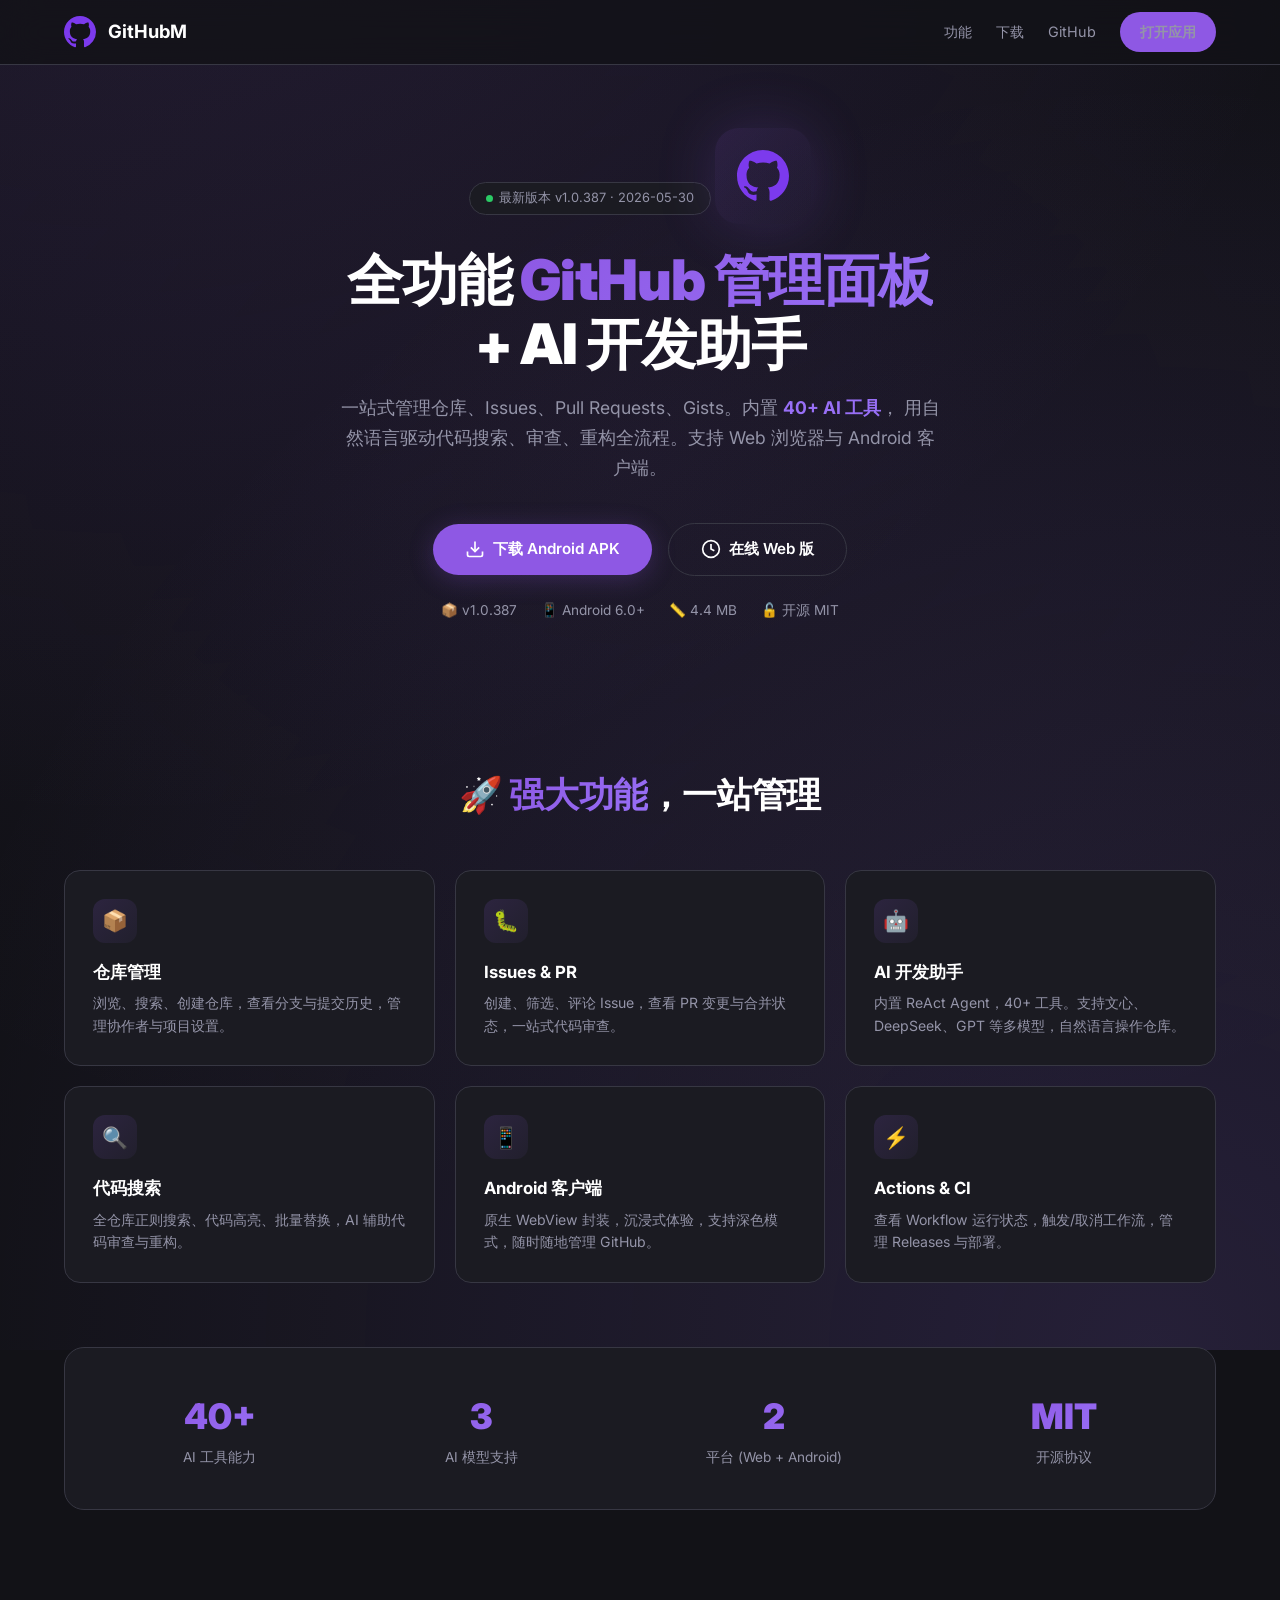
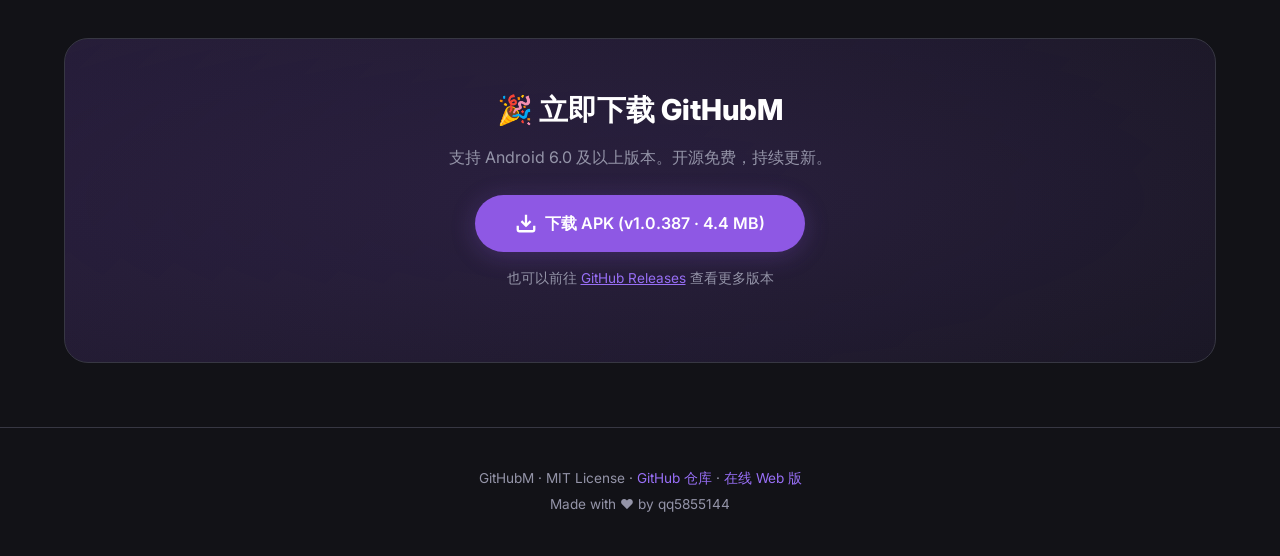
<file: public/download.html>
<!DOCTYPE html>
<html lang="zh-CN">
<head>
  <meta charset="UTF-8" />
  <meta name="viewport" content="width=device-width, initial-scale=1.0" />
  <meta name="theme-color" content="#121217" />
  <meta name="description" content="GitHubM - 全功能 GitHub 管理面板 & AI 开发助手。管理仓库、Issues、PR，内置 40+ AI 工具，支持 Web & Android。" />

  <title>GitHubM - 全功能 GitHub 管理 & AI 开发助手</title>

  <link rel="icon" type="image/svg+xml" href="./logo.svg" />
  <link rel="apple-touch-icon" href="./logo.svg" />

  <!-- Font: Inter from Google Fonts for cleaner display -->
  <link rel="preconnect" href="https://fonts.googleapis.com" />
  <link rel="preconnect" href="https://fonts.gstatic.com" crossorigin />
  <link href="https://fonts.googleapis.com/css2?family=Inter:wght@400;500;600;700;800;900&display=swap" rel="stylesheet" />

  <style>
    *,*::before,*::after{box-sizing:border-box;margin:0;padding:0}
    :root{
      --bg: hsl(240, 14%, 8%);
      --bg2: hsl(240, 12%, 12%);
      --card: hsl(240, 12%, 12%);
      --border: hsl(240, 10%, 24%);
      --text: hsl(240, 20%, 92%);
      --muted: hsl(240, 10%, 62%);
      --accent: hsl(263, 72%, 62%);
      --accent2: hsl(258, 88%, 70%);
      --gradient: linear-gradient(135deg, hsl(263, 72%, 62%), hsl(258, 88%, 70%));
      --gradient2: linear-gradient(135deg, hsla(263, 72%, 62%, 0.15), hsla(258, 88%, 70%, 0.05));
    }
    html{scroll-behavior:smooth}
    body{
      font-family:'Inter',-apple-system,BlinkMacSystemFont,'Segoe UI',sans-serif;
      background:var(--bg);
      color:var(--text);
      line-height:1.6;
      overflow-x:hidden;
      -webkit-font-smoothing:antialiased;
    }

    /* ── Background Glow ── */
    body::before{
      content:'';
      position:fixed;top:-50%;left:-50%;
      width:200%;height:200%;
      background:radial-gradient(ellipse at 30% 0%, hsla(263, 72%, 62%, 0.15) 0%, transparent 50%),
                 radial-gradient(ellipse at 70% 100%, hsla(258, 88%, 70%, 0.15) 0%, transparent 50%),
                 radial-gradient(ellipse at 50% 50%, hsla(263, 72%, 62%, 0.05) 0%, transparent 60%);
      pointer-events:none;z-index:0;
    }

    /* ── Container ── */
    .container{max-width:1200px;margin:0 auto;padding:0 1.5rem;position:relative;z-index:1}

    /* ── Nav ── */
    nav{
      position:fixed;top:0;left:0;right:0;z-index:100;
      backdrop-filter:blur(20px);-webkit-backdrop-filter:blur(20px);
      background: hsla(240, 14%, 8%, 0.8);
      border-bottom:1px solid var(--border);
    }
    nav .container{display:flex;align-items:center;justify-content:space-between;height:64px}
    .nav-brand{display:flex;align-items:center;gap:.75rem;font-weight:700;font-size:1.15rem;color:#fff;text-decoration:none}
    .nav-brand img{width:32px;height:32px}
    .nav-links{display:flex;align-items:center;gap:1.5rem}
    .nav-links a{color:var(--muted);text-decoration:none;font-size:.9rem;transition:color .2s}
    .nav-links a:hover{color:#fff}
    .nav-cta{
      background:var(--accent);color:#fff;
      padding:.5rem 1.25rem;border-radius:999px;
      font-weight:600;font-size:.85rem;text-decoration:none;
      transition:all .2s;
    }
    .nav-cta:hover{background:hsl(258, 88%, 70%);transform:scale(1.03)}

    /* ── Hero ── */
    .hero{
      padding:8rem 0 5rem;
      text-align:center;
      position:relative;z-index:1;
    }
    .hero-badge{
      display:inline-flex;align-items:center;gap:.4rem;
      background:var(--card);border:1px solid var(--border);
      border-radius:999px;padding:.35rem 1rem;
      font-size:.8rem;color:var(--muted);margin-bottom:1.5rem;
    }
    .hero-badge .dot{width:7px;height:7px;border-radius:50%;background:hsl(142, 65%, 48%);animation:pulse-dot 2s infinite}
    @keyframes pulse-dot{0%,100%{opacity:1}50%{opacity:.4}}

    .hero-icon{
      width:96px;height:96px;
      border-radius:24px;
      background:var(--gradient2);
      display:inline-flex;align-items:center;justify-content:center;
      margin-bottom:1.5rem;
      box-shadow:0 0 60px hsla(263, 72%, 62%, 0.2);
    }
    .hero-icon img{width:52px;height:52px}

    h1{
      font-size:clamp(2rem,5vw,3.5rem);
      font-weight:900;line-height:1.15;
      letter-spacing:-.02em;
      margin-bottom:1rem;
    }
    h1 .gradient{
      background:var(--gradient);
      -webkit-background-clip:text;-webkit-text-fill-color:transparent;
      background-clip:text;
    }
    h1 .white{color:#fff}

    .hero-desc{
      font-size:1.1rem;color:var(--muted);
      max-width:600px;margin:0 auto 2.5rem;
      line-height:1.7;
    }

    .hero-actions{
      display:flex;flex-wrap:wrap;gap:1rem;justify-content:center;align-items:center;
    }
    .btn{
      display:inline-flex;align-items:center;gap:.5rem;
      padding:.85rem 2rem;border-radius:999px;
      font-weight:600;font-size:.95rem;
      text-decoration:none;cursor:pointer;
      transition:all .25s;
      border:none;
    }
    .btn-primary{
      background:var(--accent);color:#fff;
      box-shadow:0 4px 24px hsla(263, 72%, 62%, 0.25);
    }
    .btn-primary:hover{background:hsl(258, 88%, 70%);transform:translateY(-2px);box-shadow:0 8px 32px hsla(263, 72%, 62%, 0.4)}
    .btn-outline{
      background:transparent;color:#fff;
      border:1px solid var(--border);
    }
    .btn-outline:hover{background:var(--card);border-color:var(--accent)}
    .btn svg{width:20px;height:20px;flex-shrink:0}

    .hero-meta{
      margin-top:1.5rem;
      font-size:.85rem;color:var(--muted);
      display:flex;gap:1.5rem;justify-content:center;flex-wrap:wrap;
    }
    .hero-meta span{display:flex;align-items:center;gap:.3rem}

    /* ── Features ── */
    .section{padding:4rem 0}
    .section-title{
      text-align:center;margin-bottom:3rem;
      font-size:clamp(1.5rem,3vw,2.2rem);
      font-weight:800;color:#fff;
      letter-spacing:-.01em;
    }
    .section-title .gradient{
      background:var(--gradient);
      -webkit-background-clip:text;-webkit-text-fill-color:transparent;
      background-clip:text;
    }

    .features-grid{
      display:grid;
      grid-template-columns:repeat(auto-fit,minmax(280px,1fr));
      gap:1.25rem;
    }
    .feature-card{
      background:var(--card);
      border:1px solid var(--border);
      border-radius:16px;
      padding:1.75rem;
      transition:all .3s;
      position:relative;
      overflow:hidden;
    }
    .feature-card:hover{
      border-color:var(--accent);
      transform:translateY(-3px);
      box-shadow:0 12px 40px #00000030;
    }
    .feature-card::before{
      content:'';
      position:absolute;top:0;left:0;right:0;
      height:2px;
      background:var(--gradient);
      opacity:0;transition:opacity .3s;
    }
    .feature-card:hover::before{opacity:1}
    .feature-icon{
      width:44px;height:44px;
      border-radius:12px;
      background:var(--gradient2);
      display:flex;align-items:center;justify-content:center;
      margin-bottom:1rem;
      font-size:1.3rem;
    }
    .feature-card h3{font-size:1.05rem;font-weight:700;color:#fff;margin-bottom:.4rem}
    .feature-card p{font-size:.88rem;color:var(--muted);line-height:1.6}

    /* ── Stats ── */
    .stats{
      background:var(--card);
      border:1px solid var(--border);
      border-radius:20px;
      padding:2.5rem;
      display:flex;flex-wrap:wrap;
      justify-content:space-around;
      gap:2rem;
      text-align:center;
    }
    .stat-value{
      font-size:2.2rem;font-weight:900;
      background:var(--gradient);
      -webkit-background-clip:text;-webkit-text-fill-color:transparent;
      background-clip:text;
    }
    .stat-label{font-size:.85rem;color:var(--muted);margin-top:.2rem}

    /* ── CTA Banner ── */
    .cta{
      background:var(--gradient2);
      border:1px solid var(--border);
      border-radius:24px;
      padding:3rem 2rem;
      text-align:center;
      position:relative;
      overflow:hidden;
    }
    .cta::before{
      content:'';
      position:absolute;top:-50%;left:-50%;
      width:200%;height:200%;
      background:radial-gradient(ellipse at center, hsla(263, 72%, 62%, 0.1) 0%, transparent 60%);
    }
    .cta>*{position:relative;z-index:1}
    .cta h2{font-size:1.8rem;font-weight:800;color:#fff;margin-bottom:.75rem}
    .cta p{color:var(--muted);margin-bottom:1.5rem;max-width:500px;margin-left:auto;margin-right:auto}

    /* ── Footer ── */
    footer{
      padding:2.5rem 0;
      border-top:1px solid var(--border);
      text-align:center;
    }
    footer p{color:var(--muted);font-size:.85rem}
    footer a{color:var(--accent2);text-decoration:none}
    footer a:hover{text-decoration:underline}

    /* ── Responsive ── */
    @media(max-width:768px){
      .hero{padding:6rem 0 3rem}
      .nav-links .hide-mobile{display:none}
      .stats{padding:1.5rem;gap:1rem}
      .stat-value{font-size:1.8rem}
      .cta{padding:2rem 1.25rem}
    }

    /* ── Simple Animations ── */
    @keyframes fadeInUp{
      from{opacity:0;transform:translateY(30px)}
      to{opacity:1;transform:translateY(0)}
    }
    .animate-in{animation:fadeInUp .6s ease forwards}
    .delay-1{animation-delay:.1s}
    .delay-2{animation-delay:.2s}
    .delay-3{animation-delay:.3s}
  </style>
</head>
<body>

  <!-- Nav -->
  <nav>
    <div class="container">
      <a href="./" class="nav-brand">
        <img src="./logo.svg" alt="GitHubM" onerror="this.style.display='none'" />
        GitHubM
      </a>
      <div class="nav-links">
        <a href="#features" class="hide-mobile">功能</a>
        <a href="#download" class="hide-mobile">下载</a>
        <a href="https://github.com/qq5855144/GitHubM" class="hide-mobile">GitHub</a>
        <a href="./" class="nav-cta">打开应用</a>
      </div>
    </div>
  </nav>

  <!-- Hero -->
  <section class="hero">
    <div class="container">
      <div class="hero-badge">
        <span class="dot"></span> 最新版本 v1.0.387 · 2026-05-30
      </div>

      <div class="hero-icon">
        <img src="./logo.svg" alt="GitHubM" onerror="this.innerHTML='<svg width=52 height=52 viewBox=\'0 0 24 24\' fill=none stroke=%239B77F9 stroke-width=1.5><path d=\'M12 2C6.477 2 2 6.477 2 12c0 4.42 2.865 8.17 6.839 9.49.5.092.682-.217.682-.482 0-.237-.009-.866-.013-1.7-2.782.604-3.369-1.34-3.369-1.34-.454-1.156-1.11-1.463-1.11-1.463-.908-.62.069-.608.069-.608 1.003.07 1.531 1.03 1.531 1.03.892 1.529 2.341 1.087 2.91.832.092-.647.35-1.088.636-1.338-2.22-.253-4.555-1.11-4.555-4.943 0-1.091.39-1.984 1.029-2.683-.103-.253-.446-1.27.098-2.647 0 0 .84-.269 2.75 1.025A9.578 9.578 0 0112 6.836c.85.004 1.705.115 2.504.337 1.909-1.294 2.747-1.025 2.747-1.025.546 1.377.203 2.394.1 2.647.64.699 1.028 1.592 1.028 2.683 0 3.842-2.339 4.687-4.566 4.935.359.309.678.919.678 1.852 0 1.336-.012 2.415-.012 2.743 0 .267.18.578.688.48C19.138 20.167 22 16.418 22 12c0-5.523-4.477-10-10-10z\'/></svg>'" />
      </div>

      <h1>
        <span class="white">全功能 </span>
        <span class="gradient">GitHub 管理面板</span>
        <br />
        <span class="white">+ AI 开发助手</span>
      </h1>

      <p class="hero-desc">
        一站式管理仓库、Issues、Pull Requests、Gists。内置 <strong style="color:var(--accent2)">40+ AI 工具</strong>，
        用自然语言驱动代码搜索、审查、重构全流程。支持 Web 浏览器与 Android 客户端。
      </p>

      <div class="hero-actions">
        <a href="https://github.com/qq5855144/GitHubM/releases/download/v1.0.387/github-manager-v1.0.387.apk" class="btn btn-primary" id="downloadBtn">
          <svg viewBox="0 0 24 24" fill="none" stroke="currentColor" stroke-width="2"><path d="M21 15v4a2 2 0 01-2 2H5a2 2 0 01-2-2v-4"/><polyline points="7 10 12 15 17 10"/><line x1="12" y1="15" x2="12" y2="3"/></svg>
          下载 Android APK
        </a>
        <a href="./" class="btn btn-outline">
          <svg viewBox="0 0 24 24" fill="none" stroke="currentColor" stroke-width="2"><circle cx="12" cy="12" r="10"/><polyline points="12 6 12 12 16 14"/></svg>
          在线 Web 版
        </a>
      </div>

      <div class="hero-meta">
        <span>📦 v1.0.387</span>
        <span>📱 Android 6.0+</span>
        <span>📏 4.4 MB</span>
        <span>🔓 开源 MIT</span>
      </div>
    </div>
  </section>

  <!-- Features -->
  <section class="section" id="features">
    <div class="container">
      <h2 class="section-title">
        🚀 <span class="gradient">强大功能</span>，一站管理
      </h2>
      <div class="features-grid">
        <div class="feature-card">
          <div class="feature-icon">📦</div>
          <h3>仓库管理</h3>
          <p>浏览、搜索、创建仓库，查看分支与提交历史，管理协作者与项目设置。</p>
        </div>
        <div class="feature-card">
          <div class="feature-icon">🐛</div>
          <h3>Issues & PR</h3>
          <p>创建、筛选、评论 Issue，查看 PR 变更与合并状态，一站式代码审查。</p>
        </div>
        <div class="feature-card">
          <div class="feature-icon">🤖</div>
          <h3>AI 开发助手</h3>
          <p>内置 ReAct Agent，40+ 工具。支持文心、DeepSeek、GPT 等多模型，自然语言操作仓库。</p>
        </div>
        <div class="feature-card">
          <div class="feature-icon">🔍</div>
          <h3>代码搜索</h3>
          <p>全仓库正则搜索、代码高亮、批量替换，AI 辅助代码审查与重构。</p>
        </div>
        <div class="feature-card">
          <div class="feature-icon">📱</div>
          <h3>Android 客户端</h3>
          <p>原生 WebView 封装，沉浸式体验，支持深色模式，随时随地管理 GitHub。</p>
        </div>
        <div class="feature-card">
          <div class="feature-icon">⚡</div>
          <h3>Actions & CI</h3>
          <p>查看 Workflow 运行状态，触发/取消工作流，管理 Releases 与部署。</p>
        </div>
      </div>
    </div>
  </section>

  <!-- Stats -->
  <section class="section" style="padding-top:0">
    <div class="container">
      <div class="stats">
        <div><div class="stat-value">40+</div><div class="stat-label">AI 工具能力</div></div>
        <div><div class="stat-value">3</div><div class="stat-label">AI 模型支持</div></div>
        <div><div class="stat-value">2</div><div class="stat-label">平台 (Web + Android)</div></div>
        <div><div class="stat-value">MIT</div><div class="stat-label">开源协议</div></div>
      </div>
    </div>
  </section>

  <!-- CTA -->
  <section class="section" id="download">
    <div class="container">
      <div class="cta">
        <h2>🎉 立即下载 GitHubM</h2>
        <p>支持 Android 6.0 及以上版本。开源免费，持续更新。</p>
        <a href="https://github.com/qq5855144/GitHubM/releases/download/v1.0.387/github-manager-v1.0.387.apk" class="btn btn-primary" style="font-size:1rem;padding:1rem 2.5rem">
          <svg viewBox="0 0 24 24" fill="none" stroke="currentColor" stroke-width="2.5" style="width:22px;height:22px"><path d="M21 15v4a2 2 0 01-2 2H5a2 2 0 01-2-2v-4"/><polyline points="7 10 12 15 17 10"/><line x1="12" y1="15" x2="12" y2="3"/></svg>
          下载 APK (v1.0.387 · 4.4 MB)
        </a>
        <p style="margin-top:1rem;font-size:.85rem;color:var(--muted)">
          也可以前往 <a href="https://github.com/qq5855144/GitHubM/releases" style="color:var(--accent2)">GitHub Releases</a> 查看更多版本
        </p>
      </div>
    </div>
  </section>

  <!-- Footer -->
  <footer>
    <div class="container">
      <p>
        GitHubM · MIT License ·
        <a href="https://github.com/qq5855144/GitHubM">GitHub 仓库</a> ·
        <a href="./">在线 Web 版</a>
      </p>
      <p style="margin-top:.3rem">Made with ❤️ by qq5855144</p>
    </div>
  </footer>

  <!-- Simple Analytics: download link tracking -->
  <script>
    // 检测是否在 Android WebView 中
    const ua = navigator.userAgent.toLowerCase();
    const isAndroid = /android/.test(ua);

    // 如果在 Android 上且不在 WebView 中，突出下载按钮
    if (isAndroid && !/wv/.test(ua)) {
      const btn = document.getElementById('downloadBtn');
      if (btn) {
        btn.style.animation = 'fadeInUp .6s ease forwards, pulse 2s infinite';
      }
    }
  </script>

</body>
</html>
</file>
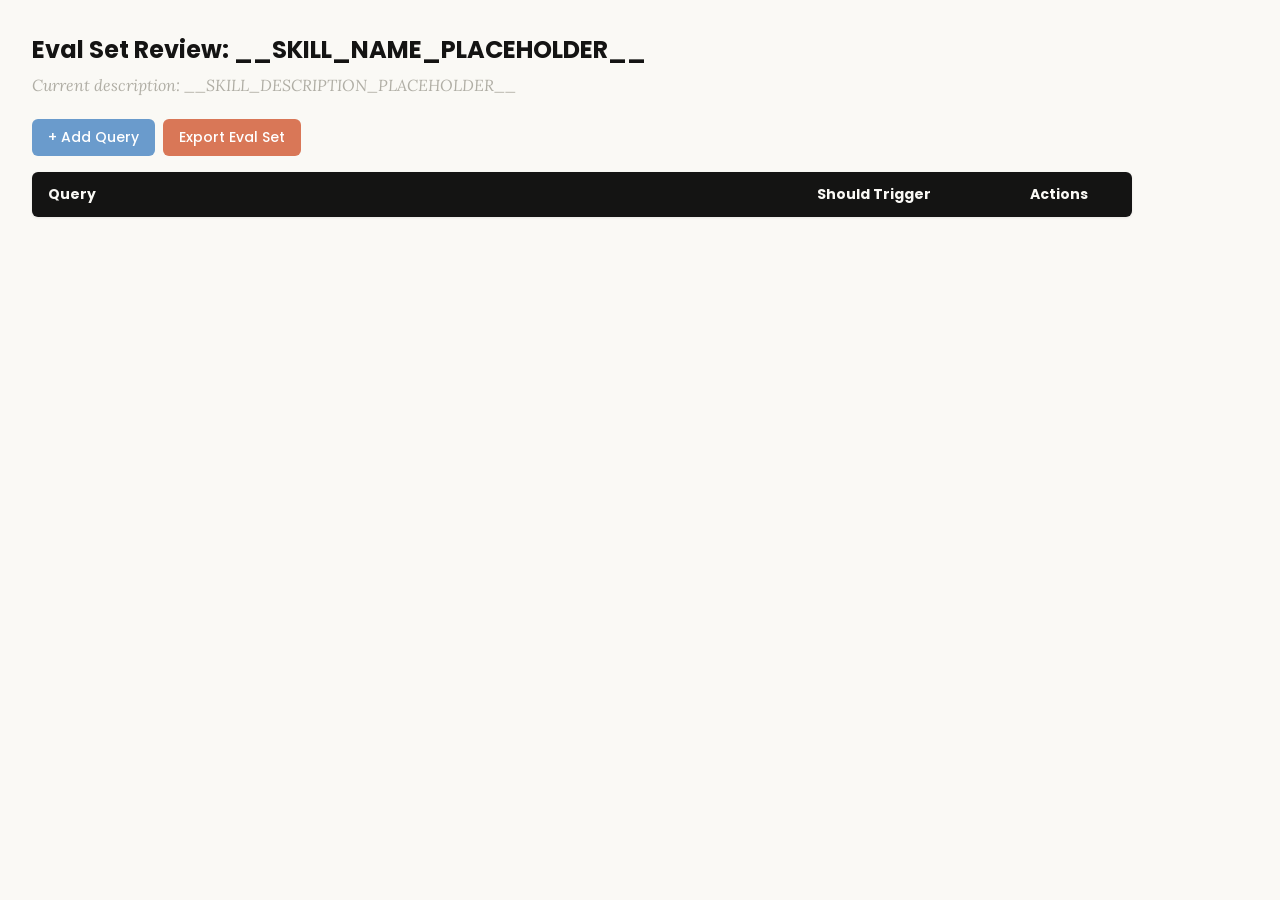
<file: .skills/skill-creator/assets/eval_review.html>
<!DOCTYPE html>
<html lang="en">
<head>
  <meta charset="UTF-8">
  <meta name="viewport" content="width=device-width, initial-scale=1.0">
  <title>Eval Set Review - __SKILL_NAME_PLACEHOLDER__</title>
  <link rel="preconnect" href="https://fonts.googleapis.com">
  <link rel="preconnect" href="https://fonts.gstatic.com" crossorigin>
  <link href="https://fonts.googleapis.com/css2?family=Poppins:wght@500;600&family=Lora:wght@400;500&display=swap" rel="stylesheet">
  <style>
    * { box-sizing: border-box; margin: 0; padding: 0; }
    body { font-family: 'Lora', Georgia, serif; background: #faf9f5; padding: 2rem; color: #141413; }
    h1 { font-family: 'Poppins', sans-serif; margin-bottom: 0.5rem; font-size: 1.5rem; }
    .description { color: #b0aea5; margin-bottom: 1.5rem; font-style: italic; max-width: 900px; }
    .controls { margin-bottom: 1rem; display: flex; gap: 0.5rem; }
    .btn { font-family: 'Poppins', sans-serif; padding: 0.5rem 1rem; border: none; border-radius: 6px; cursor: pointer; font-size: 0.875rem; font-weight: 500; }
    .btn-add { background: #6a9bcc; color: white; }
    .btn-add:hover { background: #5889b8; }
    .btn-export { background: #d97757; color: white; }
    .btn-export:hover { background: #c4613f; }
    table { width: 100%; max-width: 1100px; border-collapse: collapse; background: white; border-radius: 6px; overflow: hidden; box-shadow: 0 1px 3px rgba(0,0,0,0.08); }
    th { font-family: 'Poppins', sans-serif; background: #141413; color: #faf9f5; padding: 0.75rem 1rem; text-align: left; font-size: 0.875rem; }
    td { padding: 0.75rem 1rem; border-bottom: 1px solid #e8e6dc; vertical-align: top; }
    tr:nth-child(even) td { background: #faf9f5; }
    tr:hover td { background: #f3f1ea; }
    .section-header td { background: #e8e6dc; font-family: 'Poppins', sans-serif; font-weight: 500; font-size: 0.8rem; color: #141413; text-transform: uppercase; letter-spacing: 0.05em; }
    .query-input { width: 100%; padding: 0.4rem; border: 1px solid #e8e6dc; border-radius: 4px; font-size: 0.875rem; font-family: 'Lora', Georgia, serif; resize: vertical; min-height: 60px; }
    .query-input:focus { outline: none; border-color: #d97757; box-shadow: 0 0 0 2px rgba(217,119,87,0.15); }
    .toggle { position: relative; display: inline-block; width: 44px; height: 24px; }
    .toggle input { opacity: 0; width: 0; height: 0; }
    .toggle .slider { position: absolute; inset: 0; background: #b0aea5; border-radius: 24px; cursor: pointer; transition: 0.2s; }
    .toggle .slider::before { content: ""; position: absolute; width: 18px; height: 18px; left: 3px; bottom: 3px; background: white; border-radius: 50%; transition: 0.2s; }
    .toggle input:checked + .slider { background: #d97757; }
    .toggle input:checked + .slider::before { transform: translateX(20px); }
    .btn-delete { background: #c44; color: white; padding: 0.3rem 0.6rem; border: none; border-radius: 4px; cursor: pointer; font-size: 0.75rem; font-family: 'Poppins', sans-serif; }
    .btn-delete:hover { background: #a33; }
    .summary { margin-top: 1rem; color: #b0aea5; font-size: 0.875rem; }
  </style>
</head>
<body>
  <h1>Eval Set Review: <span id="skill-name">__SKILL_NAME_PLACEHOLDER__</span></h1>
  <p class="description">Current description: <span id="skill-desc">__SKILL_DESCRIPTION_PLACEHOLDER__</span></p>

  <div class="controls">
    <button class="btn btn-add" onclick="addRow()">+ Add Query</button>
    <button class="btn btn-export" onclick="exportEvalSet()">Export Eval Set</button>
  </div>

  <table>
    <thead>
      <tr>
        <th style="width:65%">Query</th>
        <th style="width:18%">Should Trigger</th>
        <th style="width:10%">Actions</th>
      </tr>
    </thead>
    <tbody id="eval-body"></tbody>
  </table>

  <p class="summary" id="summary"></p>

  <script>
    const EVAL_DATA = __EVAL_DATA_PLACEHOLDER__;

    let evalItems = [...EVAL_DATA];

    function render() {
      const tbody = document.getElementById('eval-body');
      tbody.innerHTML = '';

      // Sort: should-trigger first, then should-not-trigger
      const sorted = evalItems
        .map((item, origIdx) => ({ ...item, origIdx }))
        .sort((a, b) => (b.should_trigger ? 1 : 0) - (a.should_trigger ? 1 : 0));

      let lastGroup = null;
      sorted.forEach(item => {
        const group = item.should_trigger ? 'trigger' : 'no-trigger';
        if (group !== lastGroup) {
          const headerRow = document.createElement('tr');
          headerRow.className = 'section-header';
          headerRow.innerHTML = `<td colspan="3">${item.should_trigger ? 'Should Trigger' : 'Should NOT Trigger'}</td>`;
          tbody.appendChild(headerRow);
          lastGroup = group;
        }

        const idx = item.origIdx;
        const tr = document.createElement('tr');
        tr.innerHTML = `
          <td><textarea class="query-input" onchange="updateQuery(${idx}, this.value)">${escapeHtml(item.query)}</textarea></td>
          <td>
            <label class="toggle">
              <input type="checkbox" ${item.should_trigger ? 'checked' : ''} onchange="updateTrigger(${idx}, this.checked)">
              <span class="slider"></span>
            </label>
            <span style="margin-left:8px;font-size:0.8rem;color:#b0aea5">${item.should_trigger ? 'Yes' : 'No'}</span>
          </td>
          <td><button class="btn-delete" onclick="deleteRow(${idx})">Delete</button></td>
        `;
        tbody.appendChild(tr);
      });
      updateSummary();
    }

    function escapeHtml(text) {
      const div = document.createElement('div');
      div.textContent = text;
      return div.innerHTML;
    }

    function updateQuery(idx, value) { evalItems[idx].query = value; updateSummary(); }
    function updateTrigger(idx, value) { evalItems[idx].should_trigger = value; render(); }
    function deleteRow(idx) { evalItems.splice(idx, 1); render(); }

    function addRow() {
      evalItems.push({ query: '', should_trigger: true });
      render();
      const inputs = document.querySelectorAll('.query-input');
      inputs[inputs.length - 1].focus();
    }

    function updateSummary() {
      const trigger = evalItems.filter(i => i.should_trigger).length;
      const noTrigger = evalItems.filter(i => !i.should_trigger).length;
      document.getElementById('summary').textContent =
        `${evalItems.length} queries total: ${trigger} should trigger, ${noTrigger} should not trigger`;
    }

    function exportEvalSet() {
      const valid = evalItems.filter(i => i.query.trim() !== '');
      const data = valid.map(i => ({ query: i.query.trim(), should_trigger: i.should_trigger }));
      const blob = new Blob([JSON.stringify(data, null, 2)], { type: 'application/json' });
      const url = URL.createObjectURL(blob);
      const a = document.createElement('a');
      a.href = url;
      a.download = 'eval_set.json';
      document.body.appendChild(a);
      a.click();
      document.body.removeChild(a);
      URL.revokeObjectURL(url);
    }

    render();
  </script>
</body>
</html>
</file>
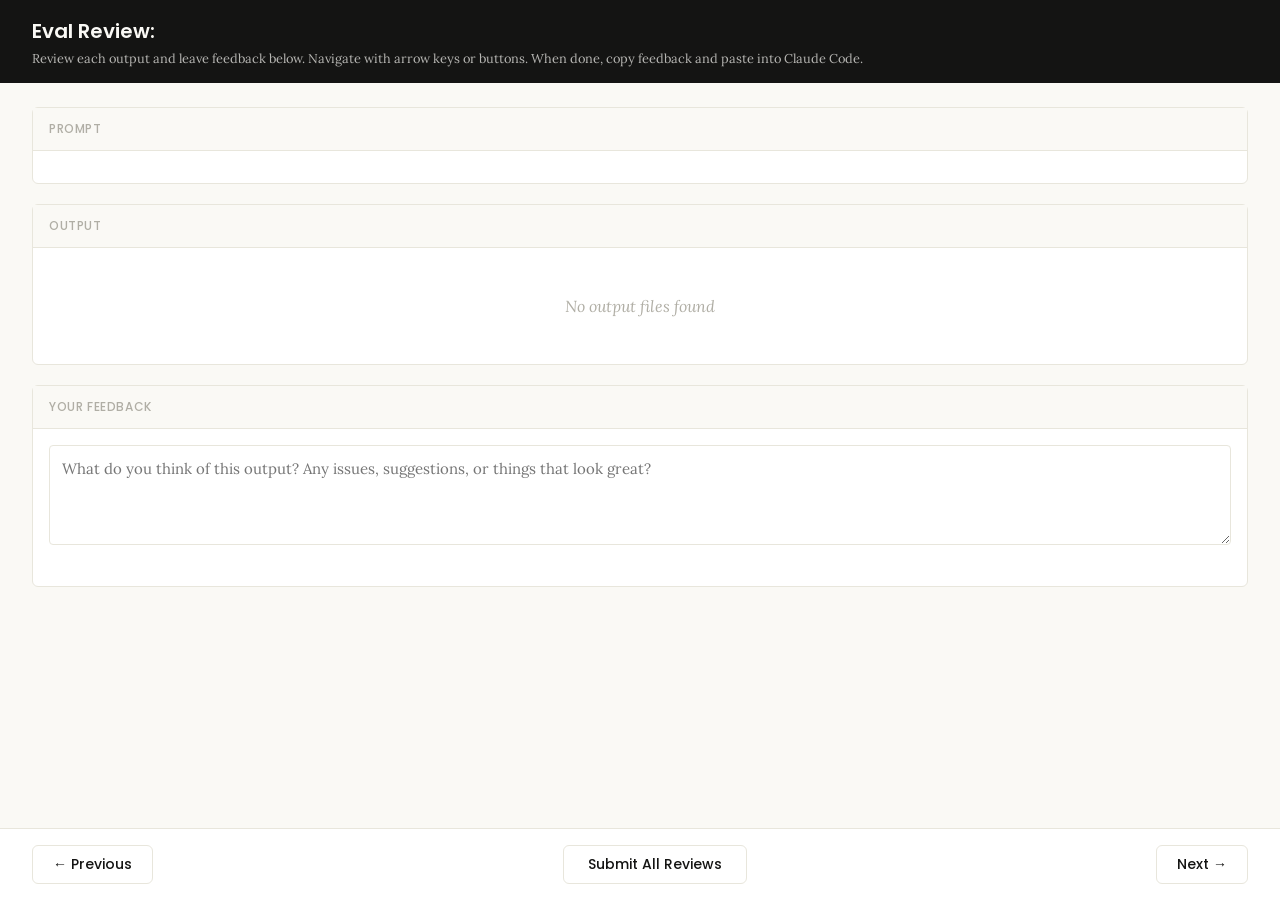
<file: .skills/skill-creator/eval-viewer/viewer.html>
<!DOCTYPE html>
<html lang="en">
<head>
  <meta charset="UTF-8">
  <meta name="viewport" content="width=device-width, initial-scale=1.0">
  <title>Eval Review</title>
  <link rel="preconnect" href="https://fonts.googleapis.com">
  <link rel="preconnect" href="https://fonts.gstatic.com" crossorigin>
  <link href="https://fonts.googleapis.com/css2?family=Poppins:wght@500;600&family=Lora:wght@400;500&display=swap" rel="stylesheet">
  <script src="https://cdn.sheetjs.com/xlsx-0.20.3/package/dist/xlsx.full.min.js" integrity="sha384-EnyY0/GSHQGSxSgMwaIPzSESbqoOLSexfnSMN2AP+39Ckmn92stwABZynq1JyzdT" crossorigin="anonymous"></script>
  <style>
    :root {
      --bg: #faf9f5;
      --surface: #ffffff;
      --border: #e8e6dc;
      --text: #141413;
      --text-muted: #b0aea5;
      --accent: #d97757;
      --accent-hover: #c4613f;
      --green: #788c5d;
      --green-bg: #eef2e8;
      --red: #c44;
      --red-bg: #fceaea;
      --header-bg: #141413;
      --header-text: #faf9f5;
      --radius: 6px;
    }

    * { box-sizing: border-box; margin: 0; padding: 0; }

    body {
      font-family: 'Lora', Georgia, serif;
      background: var(--bg);
      color: var(--text);
      height: 100vh;
      display: flex;
      flex-direction: column;
    }

    /* ---- Header ---- */
    .header {
      background: var(--header-bg);
      color: var(--header-text);
      padding: 1rem 2rem;
      display: flex;
      justify-content: space-between;
      align-items: center;
      flex-shrink: 0;
    }
    .header h1 {
      font-family: 'Poppins', sans-serif;
      font-size: 1.25rem;
      font-weight: 600;
    }
    .header .instructions {
      font-size: 0.8rem;
      opacity: 0.7;
      margin-top: 0.25rem;
    }
    .header .progress {
      font-size: 0.875rem;
      opacity: 0.8;
      text-align: right;
    }

    /* ---- Main content ---- */
    .main {
      flex: 1;
      overflow-y: auto;
      padding: 1.5rem 2rem;
      display: flex;
      flex-direction: column;
      gap: 1.25rem;
    }

    /* ---- Sections ---- */
    .section {
      background: var(--surface);
      border: 1px solid var(--border);
      border-radius: var(--radius);
      flex-shrink: 0;
    }
    .section-header {
      font-family: 'Poppins', sans-serif;
      padding: 0.75rem 1rem;
      font-size: 0.75rem;
      font-weight: 500;
      text-transform: uppercase;
      letter-spacing: 0.05em;
      color: var(--text-muted);
      border-bottom: 1px solid var(--border);
      background: var(--bg);
    }
    .section-body {
      padding: 1rem;
    }

    /* ---- Config badge ---- */
    .config-badge {
      display: inline-block;
      padding: 0.2rem 0.625rem;
      border-radius: 9999px;
      font-family: 'Poppins', sans-serif;
      font-size: 0.6875rem;
      font-weight: 600;
      text-transform: uppercase;
      letter-spacing: 0.03em;
      margin-left: 0.75rem;
      vertical-align: middle;
    }
    .config-badge.config-primary {
      background: rgba(33, 150, 243, 0.12);
      color: #1976d2;
    }
    .config-badge.config-baseline {
      background: rgba(255, 193, 7, 0.15);
      color: #f57f17;
    }

    /* ---- Prompt ---- */
    .prompt-text {
      white-space: pre-wrap;
      font-size: 0.9375rem;
      line-height: 1.6;
    }

    /* ---- Outputs ---- */
    .output-file {
      border: 1px solid var(--border);
      border-radius: var(--radius);
      overflow: hidden;
    }
    .output-file + .output-file {
      margin-top: 1rem;
    }
    .output-file-header {
      padding: 0.5rem 0.75rem;
      font-size: 0.8rem;
      font-weight: 600;
      color: var(--text-muted);
      background: var(--bg);
      border-bottom: 1px solid var(--border);
      font-family: 'SF Mono', SFMono-Regular, Consolas, 'Liberation Mono', Menlo, monospace;
      display: flex;
      justify-content: space-between;
      align-items: center;
    }
    .output-file-header .dl-btn {
      font-size: 0.7rem;
      color: var(--accent);
      text-decoration: none;
      cursor: pointer;
      font-family: -apple-system, BlinkMacSystemFont, 'Segoe UI', sans-serif;
      font-weight: 500;
      opacity: 0.8;
    }
    .output-file-header .dl-btn:hover {
      opacity: 1;
      text-decoration: underline;
    }
    .output-file-content {
      padding: 0.75rem;
      overflow-x: auto;
    }
    .output-file-content pre {
      font-size: 0.8125rem;
      line-height: 1.5;
      white-space: pre-wrap;
      word-break: break-word;
      font-family: 'SF Mono', SFMono-Regular, Consolas, 'Liberation Mono', Menlo, monospace;
    }
    .output-file-content img {
      max-width: 100%;
      height: auto;
      border-radius: 4px;
    }
    .output-file-content iframe {
      width: 100%;
      height: 600px;
      border: none;
    }
    .output-file-content table {
      border-collapse: collapse;
      font-size: 0.8125rem;
      width: 100%;
    }
    .output-file-content table td,
    .output-file-content table th {
      border: 1px solid var(--border);
      padding: 0.375rem 0.5rem;
      text-align: left;
    }
    .output-file-content table th {
      background: var(--bg);
      font-weight: 600;
    }
    .output-file-content .download-link {
      display: inline-flex;
      align-items: center;
      gap: 0.5rem;
      padding: 0.5rem 1rem;
      background: var(--bg);
      border: 1px solid var(--border);
      border-radius: 4px;
      color: var(--accent);
      text-decoration: none;
      font-size: 0.875rem;
      cursor: pointer;
    }
    .output-file-content .download-link:hover {
      background: var(--border);
    }
    .empty-state {
      color: var(--text-muted);
      font-style: italic;
      padding: 2rem;
      text-align: center;
    }

    /* ---- Feedback ---- */
    .prev-feedback {
      background: var(--bg);
      border: 1px solid var(--border);
      border-radius: 4px;
      padding: 0.625rem 0.75rem;
      margin-top: 0.75rem;
      font-size: 0.8125rem;
      color: var(--text-muted);
      line-height: 1.5;
    }
    .prev-feedback-label {
      font-size: 0.7rem;
      font-weight: 600;
      text-transform: uppercase;
      letter-spacing: 0.04em;
      margin-bottom: 0.25rem;
      color: var(--text-muted);
    }
    .feedback-textarea {
      width: 100%;
      min-height: 100px;
      padding: 0.75rem;
      border: 1px solid var(--border);
      border-radius: 4px;
      font-family: inherit;
      font-size: 0.9375rem;
      line-height: 1.5;
      resize: vertical;
      color: var(--text);
    }
    .feedback-textarea:focus {
      outline: none;
      border-color: var(--accent);
      box-shadow: 0 0 0 3px rgba(37, 99, 235, 0.1);
    }
    .feedback-status {
      font-size: 0.75rem;
      color: var(--text-muted);
      margin-top: 0.5rem;
      min-height: 1.1em;
    }

    /* ---- Grades (collapsible) ---- */
    .grades-toggle {
      display: flex;
      align-items: center;
      cursor: pointer;
      user-select: none;
    }
    .grades-toggle:hover {
      color: var(--accent);
    }
    .grades-toggle .arrow {
      margin-right: 0.5rem;
      transition: transform 0.15s;
      font-size: 0.75rem;
    }
    .grades-toggle .arrow.open {
      transform: rotate(90deg);
    }
    .grades-content {
      display: none;
      margin-top: 0.75rem;
    }
    .grades-content.open {
      display: block;
    }
    .grades-summary {
      font-size: 0.875rem;
      margin-bottom: 0.75rem;
      display: flex;
      align-items: center;
      gap: 0.5rem;
    }
    .grade-badge {
      display: inline-block;
      padding: 0.125rem 0.5rem;
      border-radius: 9999px;
      font-size: 0.75rem;
      font-weight: 600;
    }
    .grade-pass { background: var(--green-bg); color: var(--green); }
    .grade-fail { background: var(--red-bg); color: var(--red); }
    .assertion-list {
      list-style: none;
    }
    .assertion-item {
      padding: 0.625rem 0;
      border-bottom: 1px solid var(--border);
      font-size: 0.8125rem;
    }
    .assertion-item:last-child { border-bottom: none; }
    .assertion-status {
      font-weight: 600;
      margin-right: 0.5rem;
    }
    .assertion-status.pass { color: var(--green); }
    .assertion-status.fail { color: var(--red); }
    .assertion-evidence {
      color: var(--text-muted);
      font-size: 0.75rem;
      margin-top: 0.25rem;
      padding-left: 1.5rem;
    }

    /* ---- View tabs ---- */
    .view-tabs {
      display: flex;
      gap: 0;
      padding: 0 2rem;
      background: var(--bg);
      border-bottom: 1px solid var(--border);
      flex-shrink: 0;
    }
    .view-tab {
      font-family: 'Poppins', sans-serif;
      padding: 0.625rem 1.25rem;
      font-size: 0.8125rem;
      font-weight: 500;
      cursor: pointer;
      border: none;
      background: none;
      color: var(--text-muted);
      border-bottom: 2px solid transparent;
      transition: all 0.15s;
    }
    .view-tab:hover { color: var(--text); }
    .view-tab.active {
      color: var(--accent);
      border-bottom-color: var(--accent);
    }
    .view-panel { display: none; }
    .view-panel.active { display: flex; flex-direction: column; flex: 1; overflow: hidden; }

    /* ---- Benchmark view ---- */
    .benchmark-view {
      padding: 1.5rem 2rem;
      overflow-y: auto;
      flex: 1;
    }
    .benchmark-table {
      border-collapse: collapse;
      background: var(--surface);
      border: 1px solid var(--border);
      border-radius: var(--radius);
      font-size: 0.8125rem;
      width: 100%;
      margin-bottom: 1.5rem;
    }
    .benchmark-table th, .benchmark-table td {
      padding: 0.625rem 0.75rem;
      text-align: left;
      border: 1px solid var(--border);
    }
    .benchmark-table th {
      font-family: 'Poppins', sans-serif;
      background: var(--header-bg);
      color: var(--header-text);
      font-weight: 500;
      font-size: 0.75rem;
      text-transform: uppercase;
      letter-spacing: 0.04em;
    }
    .benchmark-table tr:hover { background: var(--bg); }
    .benchmark-table tr.benchmark-row-with { background: rgba(33, 150, 243, 0.06); }
    .benchmark-table tr.benchmark-row-without { background: rgba(255, 193, 7, 0.06); }
    .benchmark-table tr.benchmark-row-with:hover { background: rgba(33, 150, 243, 0.12); }
    .benchmark-table tr.benchmark-row-without:hover { background: rgba(255, 193, 7, 0.12); }
    .benchmark-table tr.benchmark-row-avg { font-weight: 600; border-top: 2px solid var(--border); }
    .benchmark-table tr.benchmark-row-avg.benchmark-row-with { background: rgba(33, 150, 243, 0.12); }
    .benchmark-table tr.benchmark-row-avg.benchmark-row-without { background: rgba(255, 193, 7, 0.12); }
    .benchmark-delta-positive { color: var(--green); font-weight: 600; }
    .benchmark-delta-negative { color: var(--red); font-weight: 600; }
    .benchmark-notes {
      background: var(--surface);
      border: 1px solid var(--border);
      border-radius: var(--radius);
      padding: 1rem;
    }
    .benchmark-notes h3 {
      font-family: 'Poppins', sans-serif;
      font-size: 0.875rem;
      margin-bottom: 0.75rem;
    }
    .benchmark-notes ul {
      list-style: disc;
      padding-left: 1.25rem;
    }
    .benchmark-notes li {
      font-size: 0.8125rem;
      line-height: 1.6;
      margin-bottom: 0.375rem;
    }
    .benchmark-empty {
      color: var(--text-muted);
      font-style: italic;
      text-align: center;
      padding: 3rem;
    }

    /* ---- Navigation ---- */
    .nav {
      display: flex;
      justify-content: space-between;
      align-items: center;
      padding: 1rem 2rem;
      border-top: 1px solid var(--border);
      background: var(--surface);
      flex-shrink: 0;
    }
    .nav-btn {
      font-family: 'Poppins', sans-serif;
      padding: 0.5rem 1.25rem;
      border: 1px solid var(--border);
      border-radius: var(--radius);
      background: var(--surface);
      cursor: pointer;
      font-size: 0.875rem;
      font-weight: 500;
      color: var(--text);
      transition: all 0.15s;
    }
    .nav-btn:hover:not(:disabled) {
      background: var(--bg);
      border-color: var(--text-muted);
    }
    .nav-btn:disabled {
      opacity: 0.4;
      cursor: not-allowed;
    }
    .done-btn {
      font-family: 'Poppins', sans-serif;
      padding: 0.5rem 1.5rem;
      border: 1px solid var(--border);
      border-radius: var(--radius);
      background: var(--surface);
      color: var(--text);
      cursor: pointer;
      font-size: 0.875rem;
      font-weight: 500;
      transition: all 0.15s;
    }
    .done-btn:hover {
      background: var(--bg);
      border-color: var(--text-muted);
    }
    .done-btn.ready {
      border: none;
      background: var(--accent);
      color: white;
      font-weight: 600;
    }
    .done-btn.ready:hover {
      background: var(--accent-hover);
    }
    /* ---- Done overlay ---- */
    .done-overlay {
      display: none;
      position: fixed;
      inset: 0;
      background: rgba(0, 0, 0, 0.5);
      z-index: 100;
      justify-content: center;
      align-items: center;
    }
    .done-overlay.visible {
      display: flex;
    }
    .done-card {
      background: var(--surface);
      border-radius: 12px;
      padding: 2rem 3rem;
      text-align: center;
      box-shadow: 0 20px 60px rgba(0, 0, 0, 0.3);
      max-width: 500px;
    }
    .done-card h2 {
      font-size: 1.5rem;
      margin-bottom: 0.5rem;
    }
    .done-card p {
      color: var(--text-muted);
      margin-bottom: 1.5rem;
      line-height: 1.5;
    }
    .done-card .btn-row {
      display: flex;
      gap: 0.5rem;
      justify-content: center;
    }
    .done-card button {
      padding: 0.5rem 1.25rem;
      border: 1px solid var(--border);
      border-radius: var(--radius);
      background: var(--surface);
      cursor: pointer;
      font-size: 0.875rem;
    }
    .done-card button:hover {
      background: var(--bg);
    }
    /* ---- Toast ---- */
    .toast {
      position: fixed;
      bottom: 5rem;
      left: 50%;
      transform: translateX(-50%);
      background: var(--header-bg);
      color: var(--header-text);
      padding: 0.625rem 1.25rem;
      border-radius: var(--radius);
      font-size: 0.875rem;
      opacity: 0;
      transition: opacity 0.3s;
      pointer-events: none;
      z-index: 200;
    }
    .toast.visible {
      opacity: 1;
    }
  </style>
</head>
<body>
  <div id="app" style="height:100vh; display:flex; flex-direction:column;">
    <div class="header">
      <div>
        <h1>Eval Review: <span id="skill-name"></span></h1>
        <div class="instructions">Review each output and leave feedback below. Navigate with arrow keys or buttons. When done, copy feedback and paste into Claude Code.</div>
      </div>
      <div class="progress" id="progress"></div>
    </div>

    <!-- View tabs (only shown when benchmark data exists) -->
    <div class="view-tabs" id="view-tabs" style="display:none;">
      <button class="view-tab active" onclick="switchView('outputs')">Outputs</button>
      <button class="view-tab" onclick="switchView('benchmark')">Benchmark</button>
    </div>

    <!-- Outputs panel (qualitative review) -->
    <div class="view-panel active" id="panel-outputs">
    <div class="main">
      <!-- Prompt -->
      <div class="section">
        <div class="section-header">Prompt <span class="config-badge" id="config-badge" style="display:none;"></span></div>
        <div class="section-body">
          <div class="prompt-text" id="prompt-text"></div>
        </div>
      </div>

      <!-- Outputs -->
      <div class="section">
        <div class="section-header">Output</div>
        <div class="section-body" id="outputs-body">
          <div class="empty-state">No output files found</div>
        </div>
      </div>

      <!-- Previous Output (collapsible) -->
      <div class="section" id="prev-outputs-section" style="display:none;">
        <div class="section-header">
          <div class="grades-toggle" onclick="togglePrevOutputs()">
            <span class="arrow" id="prev-outputs-arrow">&#9654;</span>
            Previous Output
          </div>
        </div>
        <div class="grades-content" id="prev-outputs-content"></div>
      </div>

      <!-- Grades (collapsible) -->
      <div class="section" id="grades-section" style="display:none;">
        <div class="section-header">
          <div class="grades-toggle" onclick="toggleGrades()">
            <span class="arrow" id="grades-arrow">&#9654;</span>
            Formal Grades
          </div>
        </div>
        <div class="grades-content" id="grades-content"></div>
      </div>

      <!-- Feedback -->
      <div class="section">
        <div class="section-header">Your Feedback</div>
        <div class="section-body">
          <textarea
            class="feedback-textarea"
            id="feedback"
            placeholder="What do you think of this output? Any issues, suggestions, or things that look great?"
          ></textarea>
          <div class="feedback-status" id="feedback-status"></div>
          <div class="prev-feedback" id="prev-feedback" style="display:none;">
            <div class="prev-feedback-label">Previous feedback</div>
            <div id="prev-feedback-text"></div>
          </div>
        </div>
      </div>
    </div>

    <div class="nav" id="outputs-nav">
      <button class="nav-btn" id="prev-btn" onclick="navigate(-1)">&#8592; Previous</button>
      <button class="done-btn" id="done-btn" onclick="showDoneDialog()">Submit All Reviews</button>
      <button class="nav-btn" id="next-btn" onclick="navigate(1)">Next &#8594;</button>
    </div>
    </div><!-- end panel-outputs -->

    <!-- Benchmark panel (quantitative stats) -->
    <div class="view-panel" id="panel-benchmark">
      <div class="benchmark-view" id="benchmark-content">
        <div class="benchmark-empty">No benchmark data available. Run a benchmark to see quantitative results here.</div>
      </div>
    </div>
  </div>

  <!-- Done overlay -->
  <div class="done-overlay" id="done-overlay">
    <div class="done-card">
      <h2>Review Complete</h2>
      <p>Your feedback has been saved. Go back to your Claude Code session and tell Claude you're done reviewing.</p>
      <div class="btn-row">
        <button onclick="closeDoneDialog()">OK</button>
      </div>
    </div>
  </div>

  <!-- Toast -->
  <div class="toast" id="toast"></div>

  <script>
    // ---- Embedded data (injected by generate_review.py) ----
    /*__EMBEDDED_DATA__*/

    // ---- State ----
    let feedbackMap = {};  // run_id -> feedback text
    let currentIndex = 0;
    let visitedRuns = new Set();

    // ---- Init ----
    async function init() {
      // Load saved feedback from server — but only if this isn't a fresh
      // iteration (indicated by previous_feedback being present). When
      // previous feedback exists, the feedback.json on disk is stale from
      // the prior iteration and should not pre-fill the textareas.
      const hasPrevious = Object.keys(EMBEDDED_DATA.previous_feedback || {}).length > 0
        || Object.keys(EMBEDDED_DATA.previous_outputs || {}).length > 0;
      if (!hasPrevious) {
        try {
          const resp = await fetch("/api/feedback");
          const data = await resp.json();
          if (data.reviews) {
            for (const r of data.reviews) feedbackMap[r.run_id] = r.feedback;
          }
        } catch { /* first run, no feedback yet */ }
      }

      document.getElementById("skill-name").textContent = EMBEDDED_DATA.skill_name;
      showRun(0);

      // Wire up feedback auto-save
      const textarea = document.getElementById("feedback");
      let saveTimeout = null;
      textarea.addEventListener("input", () => {
        clearTimeout(saveTimeout);
        document.getElementById("feedback-status").textContent = "";
        saveTimeout = setTimeout(() => saveCurrentFeedback(), 800);
      });
    }

    // ---- Navigation ----
    function navigate(delta) {
      const newIndex = currentIndex + delta;
      if (newIndex >= 0 && newIndex < EMBEDDED_DATA.runs.length) {
        saveCurrentFeedback();
        showRun(newIndex);
      }
    }

    function updateNavButtons() {
      document.getElementById("prev-btn").disabled = currentIndex === 0;
      document.getElementById("next-btn").disabled =
        currentIndex === EMBEDDED_DATA.runs.length - 1;
    }

    // ---- Show a run ----
    function showRun(index) {
      currentIndex = index;
      const run = EMBEDDED_DATA.runs[index];

      // Progress
      document.getElementById("progress").textContent =
        `${index + 1} of ${EMBEDDED_DATA.runs.length}`;

      // Prompt
      document.getElementById("prompt-text").textContent = run.prompt;

      // Config badge
      const badge = document.getElementById("config-badge");
      const configMatch = run.id.match(/(with_skill|without_skill|new_skill|old_skill)/);
      if (configMatch) {
        const config = configMatch[1];
        const isBaseline = config === "without_skill" || config === "old_skill";
        badge.textContent = config.replace(/_/g, " ");
        badge.className = "config-badge " + (isBaseline ? "config-baseline" : "config-primary");
        badge.style.display = "inline-block";
      } else {
        badge.style.display = "none";
      }

      // Outputs
      renderOutputs(run);

      // Previous outputs
      renderPrevOutputs(run);

      // Grades
      renderGrades(run);

      // Previous feedback
      const prevFb = (EMBEDDED_DATA.previous_feedback || {})[run.id];
      const prevEl = document.getElementById("prev-feedback");
      if (prevFb) {
        document.getElementById("prev-feedback-text").textContent = prevFb;
        prevEl.style.display = "block";
      } else {
        prevEl.style.display = "none";
      }

      // Feedback
      document.getElementById("feedback").value = feedbackMap[run.id] || "";
      document.getElementById("feedback-status").textContent = "";

      updateNavButtons();

      // Track visited runs and promote done button when all visited
      visitedRuns.add(index);
      const doneBtn = document.getElementById("done-btn");
      if (visitedRuns.size >= EMBEDDED_DATA.runs.length) {
        doneBtn.classList.add("ready");
      }

      // Scroll main content to top
      document.querySelector(".main").scrollTop = 0;
    }

    // ---- Render outputs ----
    function renderOutputs(run) {
      const container = document.getElementById("outputs-body");
      container.innerHTML = "";

      const outputs = run.outputs || [];
      if (outputs.length === 0) {
        container.innerHTML = '<div class="empty-state">No output files</div>';
        return;
      }

      for (const file of outputs) {
        const fileDiv = document.createElement("div");
        fileDiv.className = "output-file";

        // Always show file header with download link
        const header = document.createElement("div");
        header.className = "output-file-header";
        const nameSpan = document.createElement("span");
        nameSpan.textContent = file.name;
        header.appendChild(nameSpan);
        const dlBtn = document.createElement("a");
        dlBtn.className = "dl-btn";
        dlBtn.textContent = "Download";
        dlBtn.download = file.name;
        dlBtn.href = getDownloadUri(file);
        header.appendChild(dlBtn);
        fileDiv.appendChild(header);

        const content = document.createElement("div");
        content.className = "output-file-content";

        if (file.type === "text") {
          const pre = document.createElement("pre");
          pre.textContent = file.content;
          content.appendChild(pre);
        } else if (file.type === "image") {
          const img = document.createElement("img");
          img.src = file.data_uri;
          img.alt = file.name;
          content.appendChild(img);
        } else if (file.type === "pdf") {
          const iframe = document.createElement("iframe");
          iframe.src = file.data_uri;
          content.appendChild(iframe);
        } else if (file.type === "xlsx") {
          renderXlsx(content, file.data_b64);
        } else if (file.type === "binary") {
          const a = document.createElement("a");
          a.className = "download-link";
          a.href = file.data_uri;
          a.download = file.name;
          a.textContent = "Download " + file.name;
          content.appendChild(a);
        } else if (file.type === "error") {
          const pre = document.createElement("pre");
          pre.textContent = file.content;
          pre.style.color = "var(--red)";
          content.appendChild(pre);
        }

        fileDiv.appendChild(content);
        container.appendChild(fileDiv);
      }
    }

    // ---- XLSX rendering via SheetJS ----
    function renderXlsx(container, b64Data) {
      try {
        const raw = Uint8Array.from(atob(b64Data), c => c.charCodeAt(0));
        const wb = XLSX.read(raw, { type: "array" });

        for (let i = 0; i < wb.SheetNames.length; i++) {
          const sheetName = wb.SheetNames[i];
          const ws = wb.Sheets[sheetName];

          if (wb.SheetNames.length > 1) {
            const sheetLabel = document.createElement("div");
            sheetLabel.style.cssText =
              "font-weight:600; font-size:0.8rem; color:#b0aea5; margin-top:0.5rem; margin-bottom:0.25rem;";
            sheetLabel.textContent = "Sheet: " + sheetName;
            container.appendChild(sheetLabel);
          }

          const htmlStr = XLSX.utils.sheet_to_html(ws, { editable: false });
          const wrapper = document.createElement("div");
          wrapper.innerHTML = htmlStr;
          container.appendChild(wrapper);
        }
      } catch (err) {
        container.textContent = "Error rendering spreadsheet: " + err.message;
      }
    }

    // ---- Grades ----
    function renderGrades(run) {
      const section = document.getElementById("grades-section");
      const content = document.getElementById("grades-content");

      if (!run.grading) {
        section.style.display = "none";
        return;
      }

      const grading = run.grading;
      section.style.display = "block";
      // Reset to collapsed
      content.classList.remove("open");
      document.getElementById("grades-arrow").classList.remove("open");

      const summary = grading.summary || {};
      const expectations = grading.expectations || [];

      let html = '<div style="padding: 1rem;">';

      // Summary line
      const passRate = summary.pass_rate != null
        ? Math.round(summary.pass_rate * 100) + "%"
        : "?";
      const badgeClass = summary.pass_rate >= 0.8 ? "grade-pass" : summary.pass_rate >= 0.5 ? "" : "grade-fail";
      html += '<div class="grades-summary">';
      html += '<span class="grade-badge ' + badgeClass + '">' + passRate + '</span>';
      html += '<span>' + (summary.passed || 0) + ' passed, ' + (summary.failed || 0) + ' failed of ' + (summary.total || 0) + '</span>';
      html += '</div>';

      // Assertions list
      html += '<ul class="assertion-list">';
      for (const exp of expectations) {
        const statusClass = exp.passed ? "pass" : "fail";
        const statusIcon = exp.passed ? "\u2713" : "\u2717";
        html += '<li class="assertion-item">';
        html += '<span class="assertion-status ' + statusClass + '">' + statusIcon + '</span>';
        html += '<span>' + escapeHtml(exp.text) + '</span>';
        if (exp.evidence) {
          html += '<div class="assertion-evidence">' + escapeHtml(exp.evidence) + '</div>';
        }
        html += '</li>';
      }
      html += '</ul>';

      html += '</div>';
      content.innerHTML = html;
    }

    function toggleGrades() {
      const content = document.getElementById("grades-content");
      const arrow = document.getElementById("grades-arrow");
      content.classList.toggle("open");
      arrow.classList.toggle("open");
    }

    // ---- Previous outputs (collapsible) ----
    function renderPrevOutputs(run) {
      const section = document.getElementById("prev-outputs-section");
      const content = document.getElementById("prev-outputs-content");
      const prevOutputs = (EMBEDDED_DATA.previous_outputs || {})[run.id];

      if (!prevOutputs || prevOutputs.length === 0) {
        section.style.display = "none";
        return;
      }

      section.style.display = "block";
      // Reset to collapsed
      content.classList.remove("open");
      document.getElementById("prev-outputs-arrow").classList.remove("open");

      // Render the files into the content area
      content.innerHTML = "";
      const wrapper = document.createElement("div");
      wrapper.style.padding = "1rem";

      for (const file of prevOutputs) {
        const fileDiv = document.createElement("div");
        fileDiv.className = "output-file";

        const header = document.createElement("div");
        header.className = "output-file-header";
        const nameSpan = document.createElement("span");
        nameSpan.textContent = file.name;
        header.appendChild(nameSpan);
        const dlBtn = document.createElement("a");
        dlBtn.className = "dl-btn";
        dlBtn.textContent = "Download";
        dlBtn.download = file.name;
        dlBtn.href = getDownloadUri(file);
        header.appendChild(dlBtn);
        fileDiv.appendChild(header);

        const fc = document.createElement("div");
        fc.className = "output-file-content";

        if (file.type === "text") {
          const pre = document.createElement("pre");
          pre.textContent = file.content;
          fc.appendChild(pre);
        } else if (file.type === "image") {
          const img = document.createElement("img");
          img.src = file.data_uri;
          img.alt = file.name;
          fc.appendChild(img);
        } else if (file.type === "pdf") {
          const iframe = document.createElement("iframe");
          iframe.src = file.data_uri;
          fc.appendChild(iframe);
        } else if (file.type === "xlsx") {
          renderXlsx(fc, file.data_b64);
        } else if (file.type === "binary") {
          const a = document.createElement("a");
          a.className = "download-link";
          a.href = file.data_uri;
          a.download = file.name;
          a.textContent = "Download " + file.name;
          fc.appendChild(a);
        }

        fileDiv.appendChild(fc);
        wrapper.appendChild(fileDiv);
      }

      content.appendChild(wrapper);
    }

    function togglePrevOutputs() {
      const content = document.getElementById("prev-outputs-content");
      const arrow = document.getElementById("prev-outputs-arrow");
      content.classList.toggle("open");
      arrow.classList.toggle("open");
    }

    // ---- Feedback (saved to server -> feedback.json) ----
    function saveCurrentFeedback() {
      const run = EMBEDDED_DATA.runs[currentIndex];
      const text = document.getElementById("feedback").value;

      if (text.trim() === "") {
        delete feedbackMap[run.id];
      } else {
        feedbackMap[run.id] = text;
      }

      // Build reviews array from map
      const reviews = [];
      for (const [run_id, feedback] of Object.entries(feedbackMap)) {
        if (feedback.trim()) {
          reviews.push({ run_id, feedback, timestamp: new Date().toISOString() });
        }
      }

      fetch("/api/feedback", {
        method: "POST",
        headers: { "Content-Type": "application/json" },
        body: JSON.stringify({ reviews, status: "in_progress" }),
      }).then(() => {
        document.getElementById("feedback-status").textContent = "Saved";
      }).catch(() => {
        // Static mode or server unavailable — no-op on auto-save,
        // feedback will be downloaded on final submit
        document.getElementById("feedback-status").textContent = "Will download on submit";
      });
    }

    // ---- Done ----
    function showDoneDialog() {
      // Save current textarea to feedbackMap (but don't POST yet)
      const run = EMBEDDED_DATA.runs[currentIndex];
      const text = document.getElementById("feedback").value;
      if (text.trim() === "") {
        delete feedbackMap[run.id];
      } else {
        feedbackMap[run.id] = text;
      }

      // POST once with status: complete — include ALL runs so the model
      // can distinguish "no feedback" (looks good) from "not reviewed"
      const reviews = [];
      const ts = new Date().toISOString();
      for (const r of EMBEDDED_DATA.runs) {
        reviews.push({ run_id: r.id, feedback: feedbackMap[r.id] || "", timestamp: ts });
      }
      const payload = JSON.stringify({ reviews, status: "complete" }, null, 2);
      fetch("/api/feedback", {
        method: "POST",
        headers: { "Content-Type": "application/json" },
        body: payload,
      }).then(() => {
        document.getElementById("done-overlay").classList.add("visible");
      }).catch(() => {
        // Server not available (static mode) — download as file
        const blob = new Blob([payload], { type: "application/json" });
        const url = URL.createObjectURL(blob);
        const a = document.createElement("a");
        a.href = url;
        a.download = "feedback.json";
        a.click();
        URL.revokeObjectURL(url);
        document.getElementById("done-overlay").classList.add("visible");
      });
    }

    function closeDoneDialog() {
      // Reset status back to in_progress
      saveCurrentFeedback();
      document.getElementById("done-overlay").classList.remove("visible");
    }

    // ---- Toast ----
    function showToast(message) {
      const toast = document.getElementById("toast");
      toast.textContent = message;
      toast.classList.add("visible");
      setTimeout(() => toast.classList.remove("visible"), 2000);
    }

    // ---- Keyboard nav ----
    document.addEventListener("keydown", (e) => {
      // Don't capture when typing in textarea
      if (e.target.tagName === "TEXTAREA") return;

      if (e.key === "ArrowLeft" || e.key === "ArrowUp") {
        e.preventDefault();
        navigate(-1);
      } else if (e.key === "ArrowRight" || e.key === "ArrowDown") {
        e.preventDefault();
        navigate(1);
      }
    });

    // ---- Util ----
    function getDownloadUri(file) {
      if (file.data_uri) return file.data_uri;
      if (file.data_b64) return "data:application/octet-stream;base64," + file.data_b64;
      if (file.type === "text") return "data:text/plain;charset=utf-8," + encodeURIComponent(file.content);
      return "#";
    }

    function escapeHtml(text) {
      const div = document.createElement("div");
      div.textContent = text;
      return div.innerHTML;
    }

    // ---- View switching ----
    function switchView(view) {
      document.querySelectorAll(".view-tab").forEach(t => t.classList.remove("active"));
      document.querySelectorAll(".view-panel").forEach(p => p.classList.remove("active"));
      document.querySelector(`[onclick="switchView('${view}')"]`).classList.add("active");
      document.getElementById("panel-" + view).classList.add("active");
    }

    // ---- Benchmark rendering ----
    function renderBenchmark() {
      const data = EMBEDDED_DATA.benchmark;
      if (!data) return;

      // Show the tabs
      document.getElementById("view-tabs").style.display = "flex";

      const container = document.getElementById("benchmark-content");
      const summary = data.run_summary || {};
      const metadata = data.metadata || {};
      const notes = data.notes || [];

      let html = "";

      // Header
      html += "<h2 style='font-family: Poppins, sans-serif; margin-bottom: 0.5rem;'>Benchmark Results</h2>";
      html += "<p style='color: var(--text-muted); font-size: 0.875rem; margin-bottom: 1.25rem;'>";
      if (metadata.skill_name) html += "<strong>" + escapeHtml(metadata.skill_name) + "</strong> &mdash; ";
      if (metadata.timestamp) html += metadata.timestamp + " &mdash; ";
      if (metadata.evals_run) html += "Evals: " + metadata.evals_run.join(", ") + " &mdash; ";
      html += (metadata.runs_per_configuration || "?") + " runs per configuration";
      html += "</p>";

      // Summary table
      html += '<table class="benchmark-table">';

      function fmtStat(stat, pct) {
        if (!stat) return "—";
        const suffix = pct ? "%" : "";
        const m = pct ? (stat.mean * 100).toFixed(0) : stat.mean.toFixed(1);
        const s = pct ? (stat.stddev * 100).toFixed(0) : stat.stddev.toFixed(1);
        return m + suffix + " ± " + s + suffix;
      }

      function deltaClass(val) {
        if (!val) return "";
        const n = parseFloat(val);
        if (n > 0) return "benchmark-delta-positive";
        if (n < 0) return "benchmark-delta-negative";
        return "";
      }

      // Discover config names dynamically (everything except "delta")
      const configs = Object.keys(summary).filter(k => k !== "delta");
      const configA = configs[0] || "config_a";
      const configB = configs[1] || "config_b";
      const labelA = configA.replace(/_/g, " ").replace(/\b\w/g, c => c.toUpperCase());
      const labelB = configB.replace(/_/g, " ").replace(/\b\w/g, c => c.toUpperCase());
      const a = summary[configA] || {};
      const b = summary[configB] || {};
      const delta = summary.delta || {};

      html += "<thead><tr><th>Metric</th><th>" + escapeHtml(labelA) + "</th><th>" + escapeHtml(labelB) + "</th><th>Delta</th></tr></thead>";
      html += "<tbody>";

      html += "<tr><td><strong>Pass Rate</strong></td>";
      html += "<td>" + fmtStat(a.pass_rate, true) + "</td>";
      html += "<td>" + fmtStat(b.pass_rate, true) + "</td>";
      html += '<td class="' + deltaClass(delta.pass_rate) + '">' + (delta.pass_rate || "—") + "</td></tr>";

      // Time (only show row if data exists)
      if (a.time_seconds || b.time_seconds) {
        html += "<tr><td><strong>Time (s)</strong></td>";
        html += "<td>" + fmtStat(a.time_seconds, false) + "</td>";
        html += "<td>" + fmtStat(b.time_seconds, false) + "</td>";
        html += '<td class="' + deltaClass(delta.time_seconds) + '">' + (delta.time_seconds ? delta.time_seconds + "s" : "—") + "</td></tr>";
      }

      // Tokens (only show row if data exists)
      if (a.tokens || b.tokens) {
        html += "<tr><td><strong>Tokens</strong></td>";
        html += "<td>" + fmtStat(a.tokens, false) + "</td>";
        html += "<td>" + fmtStat(b.tokens, false) + "</td>";
        html += '<td class="' + deltaClass(delta.tokens) + '">' + (delta.tokens || "—") + "</td></tr>";
      }

      html += "</tbody></table>";

      // Per-eval breakdown (if runs data available)
      const runs = data.runs || [];
      if (runs.length > 0) {
        const evalIds = [...new Set(runs.map(r => r.eval_id))].sort((a, b) => a - b);

        html += "<h3 style='font-family: Poppins, sans-serif; margin-bottom: 0.75rem;'>Per-Eval Breakdown</h3>";

        const hasTime = runs.some(r => r.result && r.result.time_seconds != null);
        const hasErrors = runs.some(r => r.result && r.result.errors > 0);

        for (const evalId of evalIds) {
          const evalRuns = runs.filter(r => r.eval_id === evalId);
          const evalName = evalRuns[0] && evalRuns[0].eval_name ? evalRuns[0].eval_name : "Eval " + evalId;

          html += "<h4 style='font-family: Poppins, sans-serif; margin: 1rem 0 0.5rem; color: var(--text);'>" + escapeHtml(evalName) + "</h4>";
          html += '<table class="benchmark-table">';
          html += "<thead><tr><th>Config</th><th>Run</th><th>Pass Rate</th>";
          if (hasTime) html += "<th>Time (s)</th>";
          if (hasErrors) html += "<th>Crashes During Execution</th>";
          html += "</tr></thead>";
          html += "<tbody>";

          // Group by config and render with average rows
          const configGroups = [...new Set(evalRuns.map(r => r.configuration))];
          for (let ci = 0; ci < configGroups.length; ci++) {
            const config = configGroups[ci];
            const configRuns = evalRuns.filter(r => r.configuration === config);
            if (configRuns.length === 0) continue;

            const rowClass = ci === 0 ? "benchmark-row-with" : "benchmark-row-without";
            const configLabel = config.replace(/_/g, " ").replace(/\b\w/g, c => c.toUpperCase());

            for (const run of configRuns) {
              const r = run.result || {};
              const prClass = r.pass_rate >= 0.8 ? "benchmark-delta-positive" : r.pass_rate < 0.5 ? "benchmark-delta-negative" : "";
              html += '<tr class="' + rowClass + '">';
              html += "<td>" + configLabel + "</td>";
              html += "<td>" + run.run_number + "</td>";
              html += '<td class="' + prClass + '">' + ((r.pass_rate || 0) * 100).toFixed(0) + "% (" + (r.passed || 0) + "/" + (r.total || 0) + ")</td>";
              if (hasTime) html += "<td>" + (r.time_seconds != null ? r.time_seconds.toFixed(1) : "—") + "</td>";
              if (hasErrors) html += "<td>" + (r.errors || 0) + "</td>";
              html += "</tr>";
            }

            // Average row
            const rates = configRuns.map(r => (r.result || {}).pass_rate || 0);
            const avgRate = rates.reduce((a, b) => a + b, 0) / rates.length;
            const avgPrClass = avgRate >= 0.8 ? "benchmark-delta-positive" : avgRate < 0.5 ? "benchmark-delta-negative" : "";
            html += '<tr class="benchmark-row-avg ' + rowClass + '">';
            html += "<td>" + configLabel + "</td>";
            html += "<td>Avg</td>";
            html += '<td class="' + avgPrClass + '">' + (avgRate * 100).toFixed(0) + "%</td>";
            if (hasTime) {
              const times = configRuns.map(r => (r.result || {}).time_seconds).filter(t => t != null);
              html += "<td>" + (times.length ? (times.reduce((a, b) => a + b, 0) / times.length).toFixed(1) : "—") + "</td>";
            }
            if (hasErrors) html += "<td></td>";
            html += "</tr>";
          }
          html += "</tbody></table>";

          // Per-assertion detail for this eval
          const runsWithExpectations = {};
          for (const config of configGroups) {
            runsWithExpectations[config] = evalRuns.filter(r => r.configuration === config && r.expectations && r.expectations.length > 0);
          }
          const hasAnyExpectations = Object.values(runsWithExpectations).some(runs => runs.length > 0);
          if (hasAnyExpectations) {
            // Collect all unique assertion texts across all configs
            const allAssertions = [];
            const seen = new Set();
            for (const config of configGroups) {
              for (const run of runsWithExpectations[config]) {
                for (const exp of (run.expectations || [])) {
                  if (!seen.has(exp.text)) {
                    seen.add(exp.text);
                    allAssertions.push(exp.text);
                  }
                }
              }
            }

            html += '<table class="benchmark-table" style="margin-top: 0.5rem;">';
            html += "<thead><tr><th>Assertion</th>";
            for (const config of configGroups) {
              const label = config.replace(/_/g, " ").replace(/\b\w/g, c => c.toUpperCase());
              html += "<th>" + escapeHtml(label) + "</th>";
            }
            html += "</tr></thead><tbody>";

            for (const assertionText of allAssertions) {
              html += "<tr><td>" + escapeHtml(assertionText) + "</td>";

              for (const config of configGroups) {
                html += "<td>";
                for (const run of runsWithExpectations[config]) {
                  const exp = (run.expectations || []).find(e => e.text === assertionText);
                  if (exp) {
                    const cls = exp.passed ? "benchmark-delta-positive" : "benchmark-delta-negative";
                    const icon = exp.passed ? "\u2713" : "\u2717";
                    html += '<span class="' + cls + '" title="Run ' + run.run_number + ': ' + escapeHtml(exp.evidence || "") + '">' + icon + "</span> ";
                  } else {
                    html += "— ";
                  }
                }
                html += "</td>";
              }
              html += "</tr>";
            }
            html += "</tbody></table>";
          }
        }
      }

      // Notes
      if (notes.length > 0) {
        html += '<div class="benchmark-notes">';
        html += "<h3>Analysis Notes</h3>";
        html += "<ul>";
        for (const note of notes) {
          html += "<li>" + escapeHtml(note) + "</li>";
        }
        html += "</ul></div>";
      }

      container.innerHTML = html;
    }

    // ---- Start ----
    init();
    renderBenchmark();
  </script>
</body>
</html>
</file>
